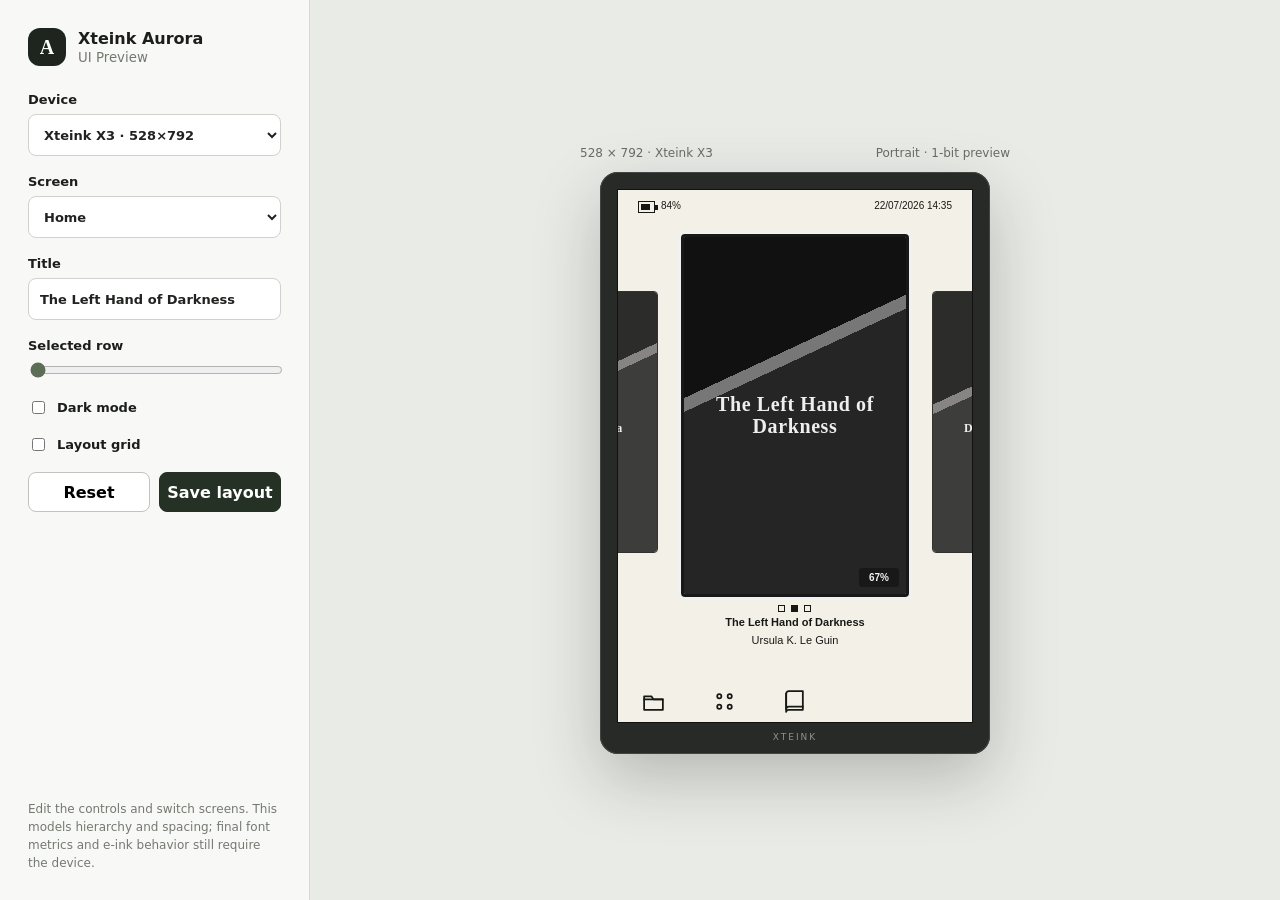
<file: tools/ui-preview/index.html>
<!doctype html>
<html lang="en">
  <head>
    <meta charset="utf-8" />
    <meta name="viewport" content="width=device-width, initial-scale=1" />
    <title>Xteink Aurora UI Preview</title>
    <link rel="stylesheet" href="styles.css" />
  </head>
  <body>
    <main class="workspace">
      <aside class="controls" aria-label="Preview controls">
        <div class="brand">
          <span class="brand-mark">A</span>
          <div><strong>Xteink Aurora</strong><small>UI Preview</small></div>
        </div>

        <label>Device
          <select id="device">
            <option value="x3">Xteink X3 · 528×792</option>
            <option value="x4">Xteink X4 · 480×800</option>
          </select>
        </label>

        <label>Screen
          <select id="screen">
            <option value="home">Home</option>
            <option value="stats">Reading stats</option>
            <option value="sync">Time sync</option>
            <option value="settings">Settings</option>
          </select>
        </label>

        <label>Title
          <input id="title" value="The Left Hand of Darkness" maxlength="42" />
        </label>

        <label>Selected row
          <input id="selectedRow" type="range" min="0" max="5" value="0" />
        </label>

        <label class="check"><input id="darkMode" type="checkbox" /> Dark mode</label>
        <label class="check"><input id="showGrid" type="checkbox" /> Layout grid</label>

        <div class="button-row">
          <button id="reset" type="button">Reset</button>
          <button id="download" class="primary" type="button">Save layout</button>
        </div>

        <p class="hint">Edit the controls and switch screens. This models hierarchy and spacing; final font metrics and e-ink behavior still require the device.</p>
      </aside>

      <section class="stage" aria-label="E-reader preview">
        <div class="stage-meta"><span id="resolution">528 × 792</span><span>Portrait · 1-bit preview</span></div>
        <div id="deviceFrame" class="device-frame x3">
          <div id="display" class="display" role="img" aria-label="Firmware screen preview"></div>
          <div class="device-label">XTEINK</div>
        </div>
      </section>
    </main>
    <script src="preview.js"></script>
  </body>
</html>
</file>
<file: tools/ui-preview/styles.css>
:root {
  color-scheme: light;
  font-family: Inter, ui-sans-serif, system-ui, -apple-system, BlinkMacSystemFont, "Segoe UI", sans-serif;
  --ink: #171815;
  --paper: #f3f1e7;
  --muted: #73736b;
  --line: #c9c7bb;
  --accent: #5d6e56;
}

* { box-sizing: border-box; }
body { margin: 0; background: #e9ebe7; color: #1c1e1b; }
button, input, select { font: inherit; }

.workspace { min-height: 100vh; display: grid; grid-template-columns: 310px minmax(0, 1fr); }
.controls { padding: 28px; background: #f8f9f6; border-right: 1px solid #d6d9d2; display: flex; flex-direction: column; gap: 18px; }
.brand { display: flex; align-items: center; gap: 12px; margin-bottom: 8px; }
.brand-mark { width: 38px; height: 38px; display: grid; place-items: center; border-radius: 12px; background: #1e241e; color: white; font: 700 20px Georgia, serif; }
.brand strong, .brand small { display: block; }
.brand small { margin-top: 2px; color: #747970; }
label { display: grid; gap: 7px; font-size: 13px; font-weight: 700; }
select, input[type="text"], input:not([type]) { width: 100%; min-height: 42px; padding: 9px 11px; border: 1px solid #cfd3cc; border-radius: 8px; background: white; color: #20231f; }
input[type="range"] { width: 100%; accent-color: var(--accent); }
.check { display: flex; grid-template-columns: auto 1fr; align-items: center; gap: 9px; font-weight: 600; }
.button-row { display: grid; grid-template-columns: 1fr 1fr; gap: 9px; }
button { min-height: 40px; border: 1px solid #bfc4bc; border-radius: 8px; background: white; cursor: pointer; font-weight: 700; }
button.primary { border-color: #263126; background: #263126; color: white; }
.hint { margin: auto 0 0; color: #747970; font-size: 12px; line-height: 1.5; }

.stage { min-width: 0; padding: 28px; display: grid; place-items: center; align-content: center; overflow: auto; }
.stage-meta { width: min(100%, 430px); display: flex; justify-content: space-between; margin-bottom: 12px; color: #686d65; font-size: 12px; }
.device-frame { --preview-width: 356px; width: calc(var(--preview-width) + 34px); padding: 17px 17px 12px; border-radius: 18px; background: #272a27; box-shadow: 0 24px 65px rgba(29, 34, 29, .25), inset 0 0 0 1px #424642; }
.device-frame.x4 { --preview-width: 324px; }
.display { width: var(--preview-width); aspect-ratio: var(--screen-width) / var(--screen-height); overflow: hidden; position: relative; background: var(--paper); color: var(--ink); border: 1px solid #111; font-family: Arial, Helvetica, sans-serif; }
.display.dark { --ink: #efeee7; --paper: #171815; --muted: #aaa99f; --line: #5f6059; }
.display.grid::after { content: ""; position: absolute; inset: 0; pointer-events: none; background-image: linear-gradient(rgba(80,80,70,.13) 1px, transparent 1px), linear-gradient(90deg, rgba(80,80,70,.13) 1px, transparent 1px); background-size: calc(100% / 12) calc(100% / 18); }
.device-label { color: #8f938e; text-align: center; padding-top: 9px; font-size: 9px; letter-spacing: .22em; }

.screen { min-height: 100%; display: flex; flex-direction: column; padding: 22px 20px 16px; }
.screen-header { display: flex; align-items: baseline; justify-content: space-between; padding-bottom: 10px; border-bottom: 2px solid var(--ink); }
.screen-header h1 { margin: 0; font: 700 22px Georgia, serif; }
.screen-header time { color: var(--muted); font-size: 11px; }
.eyebrow { margin: 16px 0 5px; color: var(--muted); font-size: 10px; font-weight: 700; letter-spacing: .12em; text-transform: uppercase; }
.book-title { margin: 0; font: 700 25px/1.08 Georgia, serif; }
.book-author { margin: 5px 0 0; color: var(--muted); font-size: 12px; }
.progress { height: 8px; margin-top: 16px; border: 1px solid var(--ink); }
.progress > span { display: block; width: 67%; height: 100%; background: var(--ink); }
.progress-meta { display: flex; justify-content: space-between; margin-top: 5px; font-size: 10px; }
.quick-grid { display: grid; grid-template-columns: 1fr 1fr; gap: 9px; margin-top: 18px; }
.card { min-height: 76px; padding: 11px; border: 1px solid var(--ink); }
.card small { display: block; color: var(--muted); font-size: 9px; text-transform: uppercase; letter-spacing: .08em; }
.card strong { display: block; margin-top: 8px; font: 700 18px Georgia, serif; }
.list { margin-top: 14px; border-top: 1px solid var(--line); }
.row { min-height: 54px; padding: 10px 9px; display: flex; align-items: center; justify-content: space-between; gap: 10px; border-bottom: 1px solid var(--line); }
.row.selected { background: var(--ink); color: var(--paper); }
.row-copy { min-width: 0; }
.row-copy strong, .row-copy small { display: block; }
.row-copy strong { font-size: 12px; }
.row-copy small { margin-top: 3px; color: var(--muted); font-size: 9px; }
.row.selected small { color: inherit; opacity: .72; }
.row-value { font: 700 12px Georgia, serif; white-space: nowrap; }
.chart { height: 118px; margin-top: 16px; padding: 10px 8px 0; display: flex; align-items: end; gap: 6px; border-left: 1px solid var(--ink); border-bottom: 1px solid var(--ink); }
.bar { flex: 1; min-width: 0; background: var(--ink); }
.sync-status { margin: 22px 0 10px; padding: 18px 14px; border: 2px solid var(--ink); text-align: center; }
.sync-status strong { display: block; font: 700 19px Georgia, serif; }
.sync-status span { display: block; margin-top: 6px; color: var(--muted); font-size: 10px; }
.footer-hints { margin-top: auto; padding-top: 11px; display: flex; justify-content: space-between; border-top: 1px solid var(--ink); color: var(--muted); font-size: 9px; }

/* Firmware-faithful Lyra Carousel Home. Coordinates are proportional to the
   528x792 X3 portrait layout and intentionally overlap at the screen edges. */
.lyra-home { position: relative; width: 100%; height: 100%; overflow: hidden; background: var(--paper); }
.lyra-topline { position: absolute; inset: 0 0 auto; height: 7.07%; padding: 10px 20px 0; display: flex; align-items: flex-start; justify-content: space-between; gap: 8px; font-size: 10px; }
.lyra-power { display: flex; align-items: flex-start; gap: 6px; }
.lyra-battery { width: 17px; height: 12px; margin-top: 1px; border: 1.5px solid var(--ink); position: relative; }
.lyra-battery::before { content: ""; position: absolute; inset: 2px; right: 4px; background: var(--ink); }
.lyra-battery::after { content: ""; position: absolute; top: 3px; right: -4px; width: 3px; height: 5px; background: var(--ink); }
.carousel-zone { position: absolute; top: 7.07%; left: 0; width: 100%; height: 83.33%; }
.cover-tile { position: absolute; overflow: hidden; border: 1px solid var(--ink); border-radius: 4px; background: #d8d5c8; filter: grayscale(1); }
.cover-tile img { width: 100%; height: 100%; display: block; object-fit: cover; }
.cover-tile.side { width: 37.88%; height: 59.09%; top: 14.39%; opacity: .88; }
.cover-tile.side.left { left: -26.5%; }
.cover-tile.side.right { right: -26.5%; }
.cover-tile.center { z-index: 2; width: 64.39%; height: 81.82%; top: 1.52%; left: 17.8%; border-width: 1px; box-shadow: 0 0 0 3px var(--paper); }
.lyra-home.carousel-selected .cover-tile.center { border-width: 3px; }
.cover-fallback { height: 100%; display: grid; place-items: center; padding: 18px; color: #f0eee4; background: linear-gradient(155deg, #111 0 35%, #777 35% 38%, #252525 38%); text-align: center; font: 700 20px/1.08 Georgia, serif; letter-spacing: .03em; }
.cover-tile.side .cover-fallback { font-size: 12px; }
.progress-badge { position: absolute; z-index: 3; right: 7px; bottom: 7px; min-width: 40px; padding: 4px 7px; border-radius: 3px; background: var(--ink); color: var(--paper); text-align: center; font-size: 10px; font-weight: 800; }
.carousel-copy { position: absolute; z-index: 3; top: 85.15%; left: 17.8%; width: 64.39%; text-align: center; }
.carousel-dots { height: 8px; display: flex; justify-content: center; gap: 6px; }
.carousel-dots i { width: 7px; height: 7px; border: 1px solid var(--ink); }
.carousel-dots i.active { background: var(--ink); }
.carousel-author, .carousel-title { overflow: hidden; white-space: nowrap; text-overflow: ellipsis; }
.carousel-author { margin-top: 6px; font-size: 11px; }
.carousel-title { margin-top: 3px; font-size: 11px; font-weight: 700; }
.shortcut-strip { position: absolute; z-index: 5; left: 0; right: 0; bottom: 0; height: 7.58%; display: grid; grid-template-columns: repeat(5, 1fr); background: var(--paper); }
.shortcut-tile { display: grid; place-items: center; position: relative; color: var(--ink); }
.shortcut-icon { width: 36px; height: 36px; display: grid; place-items: center; border-radius: 5px; }
.shortcut-tile.selected .shortcut-icon { background: var(--ink); color: var(--paper); }
.shortcut-icon svg { width: 25px; height: 25px; stroke: currentColor; fill: none; stroke-width: 1.7; stroke-linecap: round; stroke-linejoin: round; }
.shortcut-arrow { position: absolute; top: 50%; translate: 0 -50%; font-size: 24px; line-height: 1; }
.shortcut-arrow.left { left: 7px; }
.shortcut-arrow.right { right: 7px; }
.display.dark .cover-tile.center { box-shadow: 0 0 0 3px var(--paper); }

/* Shared firmware activity chrome, following LyraTheme metrics. */
.firmware-screen { position: relative; width: 100%; height: 100%; overflow: hidden; background: var(--paper); color: var(--ink); }
.fw-header { position: absolute; top: .63%; left: 0; width: 100%; height: 10.61%; border-bottom: 2px solid var(--ink); }
.fw-header-date { position: absolute; top: 6px; right: 20px; font-size: 9px; }
.fw-header-battery-text { position: absolute; top: 6px; left: 39px; font-size: 9px; }
.fw-header-battery { position: absolute; top: 7px; left: 20px; width: 14px; height: 10px; border: 1px solid var(--ink); }
.fw-header-battery::before { content: ""; position: absolute; inset: 2px 4px 2px 2px; background: var(--ink); }
.fw-header-battery::after { content: ""; position: absolute; top: 2px; right: -3px; width: 2px; height: 4px; background: var(--ink); }
.fw-header-title { position: absolute; left: 20px; bottom: 12px; font-size: 14px; font-weight: 800; }
.fw-header-context { margin-left: 8px; font-size: 9px; font-weight: 400; }
.fw-version { position: absolute; right: 20px; bottom: 13px; font-size: 8px; }

/* ReadingStatsActivity.cpp */
.stats-summary { position: absolute; top: 13.26%; left: 3.79%; right: 3.79%; display: grid; grid-template-columns: 1fr 1fr; gap: 7px; }
.metric-card { height: 51px; padding: 7px 8px; border: 1px solid var(--ink); background-color: var(--paper); background-image: radial-gradient(var(--line) .55px, transparent .65px); background-size: 3px 3px; position: relative; }
.metric-card strong { display: block; font: 700 13px Georgia, serif; }
.metric-card span { display: block; margin-top: 8px; font-size: 9px; }
.metric-check { position: absolute; right: 7px; bottom: 7px; width: 13px; height: 13px; background: var(--ink); color: var(--paper); display: grid; place-items: center; font-size: 9px; }
.details-button { position: absolute; top: 46.59%; left: 3.79%; right: 3.79%; height: 7.32%; display: grid; place-items: center; border: 1px solid var(--ink); font-size: 12px; font-weight: 800; }
.details-button.selected { background-image: radial-gradient(var(--line) .7px, transparent .8px); background-size: 3px 3px; }
.stats-subheader { position: absolute; top: 55.93%; left: 0; width: 100%; height: 4.29%; padding: 8px 20px 0; border-bottom: 1px solid var(--ink); display: flex; justify-content: space-between; font-size: 9px; }
.book-list { position: absolute; top: 61.49%; left: 3.79%; right: 3.79%; }
.book-row { height: 54px; margin-bottom: 7px; padding: 7px 8px; border-bottom: 1px solid var(--ink); position: relative; }
.book-row.selected { border: 1px solid var(--ink); background-image: radial-gradient(var(--line) .7px, transparent .8px); background-size: 3px 3px; }
.book-row strong, .book-row small { display: block; max-width: 72%; overflow: hidden; white-space: nowrap; text-overflow: ellipsis; }
.book-row strong { font-size: 10px; }.book-row small { margin-top: 5px; font-size: 8px; }
.book-meta { position: absolute; top: 7px; right: 8px; text-align: right; }
.book-meta b, .book-meta small { display: block; max-width: none; }
.book-progress { position: absolute; left: 8px; right: 8px; bottom: 7px; height: 6px; border: 1px solid var(--ink); }
.book-progress i { display: block; height: 100%; background: var(--ink); }

/* SyncDayActivity.cpp */
.fw-list { position: absolute; left: 0; right: 0; }
.sync-list { top: 13.26%; }
.fw-list-row { height: 40px; margin: 0 20px; padding: 6px 9px 5px 39px; border-radius: 4px; position: relative; }
.fw-list-row.selected { background: var(--line); }
.fw-list-row .list-icon { position: absolute; left: 7px; top: 8px; width: 23px; height: 23px; }
.fw-list-row .list-icon svg { width: 100%; height: 100%; stroke: currentColor; fill: none; stroke-width: 1.7; stroke-linecap: round; stroke-linejoin: round; }
.fw-list-row strong { display: block; max-width: 61%; overflow: hidden; white-space: nowrap; text-overflow: ellipsis; font-size: 9px; }
.fw-list-row small { display: block; max-width: 62%; margin-top: 4px; overflow: hidden; white-space: nowrap; text-overflow: ellipsis; font-size: 7px; }
.fw-list-value { position: absolute; right: 8px; top: 7px; max-width: 32%; overflow: hidden; white-space: nowrap; text-overflow: ellipsis; font-size: 9px; }
.sync-help { position: absolute; top: 47.9%; left: 20px; right: 20px; font-size: 8px; line-height: 1.45; }
.sync-help .status { margin-bottom: 11px; white-space: nowrap; overflow: hidden; text-overflow: ellipsis; }

/* SettingsActivity.cpp */
.settings-tabs { position: absolute; top: 11.24%; left: 0; right: 0; height: 5.05%; padding: 4px 20px 0; display: flex; gap: 5px; border-bottom: 1px solid var(--ink); font-size: 8px; }
.settings-tabs span { padding: 7px 6px 4px; white-space: nowrap; }
.settings-tabs span.active { background-color: var(--line); border-bottom: 2px solid var(--ink); }
.settings-tabs.focused { background-image: radial-gradient(var(--line) .7px, transparent .8px); background-size: 3px 3px; }
.settings-tabs.focused span.active { background: var(--ink); color: var(--paper); border-radius: 4px; }
.settings-list { top: 18.31%; bottom: 3.28%; }
.settings-list .fw-list-row { height: 27px; padding: 7px 9px; margin: 0 20px; border-radius: 4px; }
.settings-list .fw-list-row strong { max-width: 68%; font-size: 9px; }
.settings-list .fw-list-value { top: 0; right: 0; height: 27px; padding: 7px 9px; max-width: 35%; }
.settings-list .fw-list-row.selected .fw-list-value { background: var(--ink); color: var(--paper); border-radius: 4px; }
.scroll-track { position: absolute; top: 0; right: 5px; bottom: 0; width: 1px; background: var(--ink); }
.scroll-thumb { position: absolute; top: 0; right: 1px; width: 4px; height: 42%; background: var(--ink); }

@media (max-width: 760px) {
  .workspace { grid-template-columns: 1fr; }
  .controls { border-right: 0; border-bottom: 1px solid #d6d9d2; }
  .stage { padding: 24px 12px; }
}
</file>
